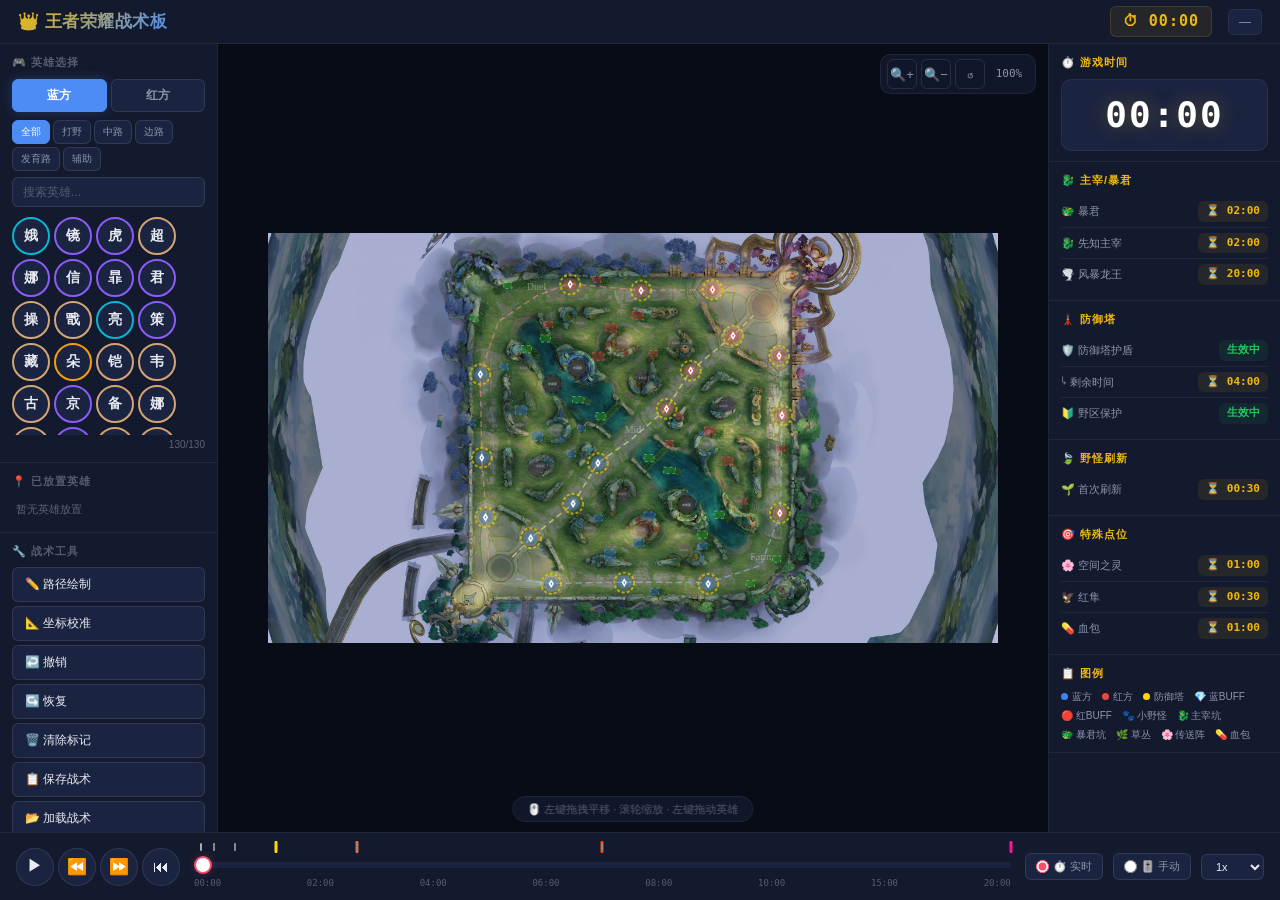
<file: index.html>
<!DOCTYPE html>
<html lang="zh-CN">
<head>
<meta charset="UTF-8">
<meta name="viewport" content="width=device-width, initial-scale=1.0">
<title>王者荣耀战术板</title>
<link rel="stylesheet" href="css/style.css">
</head>
<body>
  <!-- 顶部标题栏 -->
  <header id="header">
    <h1>👑 王者荣耀战术板</h1>
    <div id="header-info">
      <span id="game-time-display">⏱ 00:00</span>
      <span id="game-phase-display">—</span>
    </div>
  </header>

  <!-- 主布局：三栏 -->
  <div id="main-container">
    <!-- 左侧面板 -->
    <aside id="left-panel">
      <!-- 英雄面板 -->
      <section id="hero-section">
        <h3>🎮 英雄选择</h3>
        <div class="team-tabs">
          <button class="team-tab active" data-team="blue">蓝方</button>
          <button class="team-tab" data-team="red">红方</button>
        </div>
        <input type="text" id="hero-search" placeholder="搜索英雄...">
        <div id="hero-list"></div>
      </section>

      <!-- 已放置英雄 -->
      <section id="placed-heroes">
        <h3>📍 已放置英雄</h3>
        <div id="placed-list"></div>
      </section>

      <!-- 战术工具 -->
      <section id="tools-section">
        <h3>🔧 战术工具</h3>
        <button id="btn-path" class="tool-btn">✏️ 路径绘制</button>
        <button id="btn-calibrate" class="tool-btn">📐 坐标校准</button>
        <button id="btn-undo" class="tool-btn" title="Ctrl+Z">↩️ 撤销</button>
        <button id="btn-redo" class="tool-btn" title="Ctrl+Y">↪️ 恢复</button>
        <button id="btn-erase" class="tool-btn">🗑️ 清除标记</button>
        <button id="btn-save" class="tool-btn">📋 保存战术</button>
        <button id="btn-load" class="tool-btn">📂 加载战术</button>
        <input type="file" id="load-file" accept=".json" style="display:none">
      </section>
    </aside>

    <!-- 中间地图 -->
    <main id="map-area">
      <div id="map-controls">
        <button id="btn-zoom-in" title="放大">🔍+</button>
        <button id="btn-zoom-out" title="缩小">🔍−</button>
        <button id="btn-zoom-reset" title="重置视图">↺</button>
        <span id="zoom-level">100%</span>
      </div>
      <canvas id="map-canvas"></canvas>
      <div id="map-hint">🖱️ 左键拖拽平移 · 滚轮缩放 · 左键拖动英雄</div>
    </main>

    <!-- 右侧面板 -->
    <aside id="right-panel">
      <!-- 游戏时间 -->
      <section id="time-section">
        <h3>⏱️ 游戏时间</h3>
        <div id="time-display">00:00</div>
      </section>

      <!-- 主宰/暴君 -->
      <section id="dragon-section">
        <h3>🐉 主宰/暴君</h3>
        <div id="dragon-info"></div>
      </section>

      <!-- 防御塔 -->
      <section id="tower-section">
        <h3>🗼 防御塔</h3>
        <div id="tower-info"></div>
      </section>

      <!-- 野怪 -->
      <section id="jungle-section">
        <h3>🍃 野怪刷新</h3>
        <div id="jungle-info"></div>
      </section>

      <!-- 特殊点位 -->
      <section id="special-section">
        <h3>🎯 特殊点位</h3>
        <div id="special-info"></div>
      </section>

      <!-- 图例 -->
      <section id="legend-section">
        <h3>📋 图例</h3>
        <div id="legend"></div>
      </section>
    </aside>
  </div>

  <!-- 底部时间轴 -->
  <footer id="timeline-bar">
    <div class="timeline-controls">
      <button id="btn-play" title="开始/暂停">▶</button>
      <button id="btn-step-back" title="后退30秒">⏪</button>
      <button id="btn-step-fwd" title="前进30秒">⏩</button>
      <button id="btn-reset-time" title="归零">⏮</button>
    </div>

    <div class="timeline-slider-container">
      <div class="timeline-markers" id="timeline-markers"></div>
      <input type="range" id="timeline-slider" min="0" max="1200" value="0" step="1">
      <div class="timeline-labels" id="timeline-labels"></div>
    </div>

    <div class="timeline-settings">
      <label class="mode-label">
        <input type="radio" name="timeMode" value="realtime" checked> ⏱️ 实时
      </label>
      <label class="mode-label">
        <input type="radio" name="timeMode" value="manual"> 🎚️ 手动
      </label>
      <select id="speed-select">
        <option value="0.5">0.5x</option>
        <option value="1" selected>1x</option>
        <option value="2">2x</option>
        <option value="4">4x</option>
      </select>
    </div>
  </footer>

  <script src="js/gameData.js"></script>
  <script src="js/map.js"></script>
  <script src="js/minion.js"></script>
  <script src="js/markers.js"></script>
  <script src="js/heroPanel.js"></script>
  <script src="js/infoPanel.js"></script>
  <script src="js/timeline.js"></script>
  <script src="js/paths.js"></script>
  <script src="js/storage.js"></script>
  <script src="js/calibrate.js"></script>
  <script src="js/skills.js"></script>
  <script src="js/ai.js"></script>
  <script src="js/main.js"></script>
</body>
</html>
</file>
<file: css/style.css>
/* ============================================================
   Honor of Kings Tactics Board — UI Theme
   Dark esports aesthetic with glass morphism accents
   ============================================================ */

/* ----- Design Tokens ----- */
:root {
  --bg-deep: #080c16;
  --bg-base: #0d1322;
  --bg-surface: #131a2e;
  --bg-elevated: #1a2340;
  --bg-glass: rgba(19, 26, 46, 0.85);
  --border-subtle: rgba(255,255,255,0.06);
  --border-default: rgba(255,255,255,0.10);
  --border-active: rgba(255,255,255,0.18);
  --text-primary: #e8ecf2;
  --text-secondary: #8b95ad;
  --text-muted: #545d73;
  --accent-blue: #4d8cf5;
  --accent-blue-glow: rgba(77,140,245,0.25);
  --accent-red: #f54d6a;
  --accent-red-glow: rgba(245,77,106,0.25);
  --accent-gold: #f0b90b;
  --accent-gold-glow: rgba(240,185,11,0.25);
  --accent-green: #22c55e;
  --accent-cyan: #06b6d4;
  --accent-purple: #8b5cf6;
  --radius-sm: 6px;
  --radius-md: 10px;
  --radius-lg: 14px;
  --shadow-sm: 0 1px 2px rgba(0,0,0,0.3);
  --shadow-md: 0 4px 12px rgba(0,0,0,0.4);
  --shadow-lg: 0 8px 24px rgba(0,0,0,0.5);
  --transition: 0.2s cubic-bezier(0.4, 0, 0.2, 1);
  --font-mono: 'JetBrains Mono', 'Cascadia Code', 'Consolas', monospace;
  --font-cn: 'PingFang SC', 'Microsoft YaHei', 'Noto Sans SC', sans-serif;
}

/* ----- Reset & Base ----- */
*, *::before, *::after { margin:0; padding:0; box-sizing:border-box; }

html, body {
  width:100%; height:100%; overflow:hidden;
  font-family: var(--font-cn);
  font-size:13px; line-height:1.5;
  background: var(--bg-deep);
  color: var(--text-primary);
  -webkit-font-smoothing: antialiased;
}

/* ----- Scrollbar ----- */
::-webkit-scrollbar { width:4px; height:4px; }
::-webkit-scrollbar-track { background:transparent; }
::-webkit-scrollbar-thumb { background:var(--border-active); border-radius:2px; }
::-webkit-scrollbar-thumb:hover { background:var(--text-muted); }

/* ============================================================
   HEADER
   ============================================================ */
#header {
  display:flex; align-items:center; justify-content:space-between;
  height:44px; padding:0 18px; flex-shrink:0;
  background: var(--bg-surface);
  border-bottom:1px solid var(--border-subtle);
  backdrop-filter: blur(12px);
  -webkit-backdrop-filter: blur(12px);
  z-index:10;
}

#header h1 {
  font-size:17px; font-weight:700; letter-spacing:0.5px;
  background: linear-gradient(135deg, var(--accent-gold), var(--accent-blue));
  -webkit-background-clip:text; -webkit-text-fill-color:transparent;
  background-clip:text;
}

#header-info {
  display:flex; align-items:center; gap:16px; font-size:13px;
}

#game-time-display {
  font-weight:700; font-size:15px; color:var(--accent-gold);
  font-family:var(--font-mono); letter-spacing:1px;
  background:rgba(240,185,11,0.08); padding:3px 12px;
  border-radius:var(--radius-sm); border:1px solid rgba(240,185,11,0.15);
}

#game-phase-display {
  color:var(--text-secondary); font-size:12px;
  padding:3px 10px; border-radius:var(--radius-sm);
  background:var(--bg-elevated); border:1px solid var(--border-subtle);
}

/* ============================================================
   MAIN CONTAINER
   ============================================================ */
#main-container {
  display:flex; height:calc(100vh - 44px - 68px); gap:0;
}

/* ============================================================
   LEFT PANEL
   ============================================================ */
#left-panel {
  width:218px; min-width:218px; flex-shrink:0;
  background:var(--bg-surface);
  border-right:1px solid var(--border-subtle);
  display:flex; flex-direction:column;
  overflow-y:auto; overflow-x:hidden;
}

#left-panel section {
  padding:10px 12px;
  border-bottom:1px solid var(--border-subtle);
}

#left-panel h3 {
  font-size:11px; font-weight:600; text-transform:uppercase;
  letter-spacing:1px; color:var(--text-muted); margin-bottom:8px;
  display:flex; align-items:center; gap:6px;
}

/* -- Team Tabs -- */
.team-tabs { display:flex; gap:4px; margin-bottom:8px; }

.team-tab {
  flex:1; padding:7px 0; text-align:center;
  font-size:12px; font-weight:600; color:var(--text-secondary);
  background:var(--bg-elevated); border:1px solid var(--border-default);
  border-radius:var(--radius-sm); cursor:pointer;
  transition:var(--transition);
}
.team-tab:hover { background:var(--bg-glass); border-color:var(--border-active); }
.team-tab.active[data-team="blue"] {
  background:var(--accent-blue); color:#fff; border-color:var(--accent-blue);
  box-shadow:0 0 12px var(--accent-blue-glow);
}
.team-tab.active[data-team="red"] {
  background:var(--accent-red); color:#fff; border-color:var(--accent-red);
  box-shadow:0 0 12px var(--accent-red-glow);
}

/* -- Lane Filter -- */
#lane-filter { display:flex; flex-wrap:wrap; gap:3px; margin-bottom:6px; }
.lane-filter-btn {
  padding:4px 8px; font-size:10px; font-weight:500;
  background:var(--bg-elevated); border:1px solid var(--border-default);
  color:var(--text-secondary); border-radius:var(--radius-sm);
  cursor:pointer; transition:var(--transition);
}
.lane-filter-btn:hover { border-color:var(--accent-blue); color:var(--text-primary); }
.lane-filter-btn.active { background:var(--accent-blue); color:#fff; border-color:var(--accent-blue); }

/* -- Search -- */
#hero-search {
  width:100%; padding:7px 10px; font-size:12px;
  background:var(--bg-elevated); border:1px solid var(--border-default);
  color:var(--text-primary); border-radius:var(--radius-sm);
  outline:none; margin-bottom:8px; transition:var(--transition);
}
#hero-search:focus { border-color:var(--accent-blue); box-shadow:0 0 0 3px var(--accent-blue-glow); }
#hero-search::placeholder { color:var(--text-muted); }

/* -- Hero List -- */
#hero-list {
  display:flex; flex-wrap:wrap; gap:4px;
  max-height:220px; overflow-y:auto;
  padding:2px 0;
}

.hero-icon {
  width:38px; height:38px; border-radius:50%;
  background:var(--bg-elevated); border:2px solid var(--border-default);
  cursor:pointer; display:flex; align-items:center; justify-content:center;
  font-size:14px; font-weight:700; font-family:var(--font-cn);
  transition:var(--transition); user-select:none; position:relative;
  color:var(--text-primary);
}
.hero-icon:hover {
  border-color:var(--accent-blue); transform:scale(1.12);
  box-shadow:0 0 10px var(--accent-blue-glow); z-index:2;
}
.hero-icon:active { transform:scale(0.95); }
.hero-icon.dragging { opacity:0.5; transform:scale(0.9); }

.hero-icon.selected {
  border-color:var(--accent-gold) !important;
  box-shadow:0 0 14px var(--accent-gold-glow) !important;
  background:rgba(240,185,11,0.12);
}

.hero-icon .hero-tooltip {
  display:none; position:absolute; bottom:calc(100% + 6px); left:50%;
  transform:translateX(-50%); background:var(--bg-deep); color:var(--text-primary);
  padding:3px 8px; border-radius:var(--radius-sm); font-size:11px;
  white-space:nowrap; z-index:100; border:1px solid var(--border-active);
  box-shadow:var(--shadow-md); pointer-events:none;
}
.hero-icon:hover .hero-tooltip { display:block; }

/* -- Placed Heroes -- */
#placed-list {
  display:flex; flex-direction:column; gap:3px;
  max-height:160px; overflow-y:auto; font-size:11px;
}

.placed-entry {
  display:flex; align-items:center; gap:6px;
  padding:5px 8px; background:var(--bg-elevated);
  border-radius:var(--radius-sm); cursor:pointer; transition:var(--transition);
  border:1px solid transparent;
}
.placed-entry:hover { background:var(--bg-glass); border-color:var(--border-active); }
.placed-entry .remove-btn {
  margin-left:auto; cursor:pointer; color:var(--accent-red);
  font-weight:700; font-size:16px; opacity:0.6; transition:var(--transition);
}
.placed-entry .remove-btn:hover { opacity:1; }

/* -- Tool Buttons -- */
#tools-section .tool-btn {
  display:block; width:100%; padding:8px 12px; margin-bottom:4px;
  background:var(--bg-elevated); border:1px solid var(--border-default);
  color:var(--text-primary); border-radius:var(--radius-sm);
  cursor:pointer; font-size:12px; text-align:left; transition:var(--transition);
  font-family:var(--font-cn);
}
#tools-section .tool-btn:hover {
  background:var(--bg-glass); border-color:var(--accent-blue);
  box-shadow:0 0 8px var(--accent-blue-glow);
}
#tools-section .tool-btn.active {
  background:var(--accent-blue); border-color:var(--accent-blue); color:#fff;
  box-shadow:0 0 12px var(--accent-blue-glow);
}

/* ============================================================
   MAP AREA
   ============================================================ */
#map-area {
  flex:1; position:relative; background:var(--bg-deep); overflow:hidden;
}

#map-canvas { display:block; width:100%; height:100%; }

/* -- Map Controls -- */
#map-controls {
  position:absolute; top:10px; right:12px; z-index:10;
  display:flex; align-items:center; gap:4px;
  background:var(--bg-glass); backdrop-filter:blur(8px);
  -webkit-backdrop-filter:blur(8px);
  padding:4px 6px; border-radius:var(--radius-md);
  border:1px solid var(--border-subtle);
}
#map-controls button {
  width:30px; height:30px; background:transparent;
  border:1px solid var(--border-default); color:var(--text-secondary);
  border-radius:var(--radius-sm); cursor:pointer; font-size:13px;
  display:flex; align-items:center; justify-content:center;
  transition:var(--transition);
}
#map-controls button:hover { background:var(--bg-elevated); color:var(--text-primary); }
#zoom-level { font-size:11px; color:var(--text-secondary); min-width:40px; text-align:center; font-family:var(--font-mono); }

/* -- Map Hint -- */
#map-hint {
  position:absolute; bottom:10px; left:50%; transform:translateX(-50%);
  background:var(--bg-glass); backdrop-filter:blur(8px);
  -webkit-backdrop-filter:blur(8px);
  padding:4px 14px; border-radius:20px; font-size:11px;
  color:var(--text-muted); z-index:10; pointer-events:none;
  border:1px solid var(--border-subtle);
  white-space:nowrap;
}

/* ============================================================
   RIGHT PANEL
   ============================================================ */
#right-panel {
  width:232px; min-width:232px; flex-shrink:0;
  background:var(--bg-surface);
  border-left:1px solid var(--border-subtle);
  overflow-y:auto; overflow-x:hidden;
}

#right-panel section {
  padding:10px 12px; border-bottom:1px solid var(--border-subtle);
}

#right-panel h3 {
  font-size:11px; font-weight:600; text-transform:uppercase;
  letter-spacing:1px; color:var(--accent-gold); margin-bottom:8px;
  display:flex; align-items:center; gap:6px;
}

/* -- Time Display -- */
#time-display {
  font-size:36px; font-weight:700; color:#fff; text-align:center;
  font-family:var(--font-mono); letter-spacing:2px;
  padding:8px 0; background:var(--bg-elevated);
  border-radius:var(--radius-md); border:1px solid var(--border-subtle);
  text-shadow:0 0 20px rgba(240,185,11,0.3);
}

/* -- Info Rows -- */
.info-row {
  display:flex; justify-content:space-between; align-items:center;
  padding:5px 0; font-size:11px;
  border-bottom:1px solid var(--border-subtle);
}
.info-row:last-child { border-bottom:none; }
.info-row .label { color:var(--text-secondary); }
.info-row .value {
  font-weight:600; font-family:var(--font-mono); font-size:11px;
  padding:2px 8px; border-radius:var(--radius-sm);
}
.info-row .value.ready { color:var(--accent-green); background:rgba(34,197,94,0.08); }
.info-row .value.counting { color:var(--accent-gold); background:rgba(240,185,11,0.08); }
.info-row .value.expired { color:var(--text-muted); background:transparent; }
.info-row .value.danger { color:var(--accent-red); background:rgba(245,77,106,0.08); }

/* -- Legend -- */
#legend {
  display:flex; flex-wrap:wrap; gap:4px 10px; font-size:10px;
}
.legend-item { display:flex; align-items:center; gap:4px; color:var(--text-secondary); }
.legend-dot { width:7px; height:7px; border-radius:50%; display:inline-block; }

/* ============================================================
   TIMELINE
   ============================================================ */
#timeline-bar {
  height:68px; flex-shrink:0;
  background:var(--bg-surface); border-top:1px solid var(--border-subtle);
  display:flex; align-items:center; padding:0 16px; gap:14px;
}

/* -- Playback Controls -- */
.timeline-controls { display:flex; gap:4px; }
.timeline-controls button {
  width:38px; height:38px; background:var(--bg-elevated);
  border:1px solid var(--border-default); color:var(--text-primary);
  border-radius:50%; cursor:pointer; font-size:16px;
  display:flex; align-items:center; justify-content:center;
  transition:var(--transition);
}
.timeline-controls button:hover { background:var(--bg-glass); border-color:var(--accent-blue); }
#btn-play.playing { background:var(--accent-red); border-color:var(--accent-red); box-shadow:0 0 12px var(--accent-red-glow); }

/* -- Slider -- */
.timeline-slider-container { flex:1; position:relative; }

.timeline-markers { position:relative; height:8px; margin-bottom:3px; }
.timeline-marker {
  position:absolute; width:2px; height:8px; border-radius:1px; transform:translateX(-50%);
}
.timeline-marker.major { height:12px; width:3px; top:-2px; }

#timeline-slider {
  width:100%; height:6px; -webkit-appearance:none; appearance:none;
  background:var(--bg-elevated); border-radius:3px; outline:none; cursor:pointer;
}
#timeline-slider::-webkit-slider-thumb {
  -webkit-appearance:none; appearance:none;
  width:18px; height:18px; background:#fff;
  border-radius:50%; border:2px solid var(--accent-red);
  cursor:grab; box-shadow:0 0 8px var(--accent-red-glow);
}
#timeline-slider::-webkit-slider-thumb:active { cursor:grabbing; }

.timeline-labels {
  display:flex; justify-content:space-between;
  font-size:9px; color:var(--text-muted); margin-top:3px;
  font-family:var(--font-mono);
}

/* -- Settings -- */
.timeline-settings { display:flex; align-items:center; gap:10px; flex-shrink:0; }

.mode-label {
  font-size:11px; color:var(--text-secondary); cursor:pointer;
  display:flex; align-items:center; gap:4px;
  padding:4px 10px; border-radius:var(--radius-sm);
  background:var(--bg-elevated); border:1px solid var(--border-default);
  transition:var(--transition);
}
.mode-label:hover { border-color:var(--accent-blue); }
.mode-label input[type="radio"] { accent-color:var(--accent-red); }

#speed-select {
  padding:5px 10px; background:var(--bg-elevated);
  border:1px solid var(--border-default); color:var(--text-primary);
  border-radius:var(--radius-sm); font-size:11px; outline:none; cursor:pointer;
}
#speed-select:focus { border-color:var(--accent-blue); }

/* ============================================================
   CALIBRATION PANEL
   ============================================================ */
#calibrate-panel {
  padding:8px 10px; border-top:2px solid var(--accent-gold);
  background:rgba(240,185,11,0.04);
}
.cal-header { display:flex; justify-content:space-between; align-items:center; margin-bottom:6px; }
.cal-header h3 { font-size:12px; color:var(--accent-gold); margin:0; }
#cal-progress { font-size:11px; color:var(--text-muted); font-weight:700; font-family:var(--font-mono); }
.cal-info { font-size:11px; color:var(--text-secondary); margin-bottom:6px; }

.cal-list {
  max-height:220px; overflow-y:auto; display:flex; flex-direction:column; gap:2px; margin-bottom:6px;
}
.cal-item {
  display:flex; align-items:center; gap:6px; padding:5px 8px;
  background:var(--bg-elevated); border-radius:var(--radius-sm);
  cursor:pointer; font-size:11px; transition:var(--transition);
}
.cal-item:hover { background:var(--bg-glass); }
.cal-item.adjusted { border-left:3px solid; }
.cal-item.selected { background:rgba(240,185,11,0.1); box-shadow:0 0 8px var(--accent-gold-glow); }
.cal-icon { font-size:15px; width:22px; text-align:center; }
.cal-name { flex:1; color:var(--text-primary); white-space:nowrap; overflow:hidden; text-overflow:ellipsis; }
.cal-coord { color:var(--accent-gold); font-family:var(--font-mono); font-size:10px; }

.cal-actions { display:flex; gap:4px; margin-bottom:4px; }
.cal-actions button {
  flex:1; padding:6px 4px; background:var(--bg-elevated);
  border:1px solid var(--border-default); color:var(--text-primary);
  border-radius:var(--radius-sm); cursor:pointer; font-size:11px;
  transition:var(--transition);
}
.cal-actions button:hover { background:var(--bg-glass); border-color:var(--accent-blue); }

.cal-export { display:flex; gap:4px; }
.cal-export button {
  flex:1; padding:7px 0; background:var(--accent-gold); border:none;
  color:#000; border-radius:var(--radius-sm); cursor:pointer; font-weight:700; font-size:11px;
  transition:var(--transition);
}
.cal-export button:hover { filter:brightness(1.15); }

#btn-calibrate.active {
  background:var(--accent-gold) !important; border-color:var(--accent-gold) !important;
  color:#000 !important; font-weight:700;
}

/* ============================================================
   SKILL PANEL (inline in tools)
   ============================================================ */
#skill-options { margin-top:6px; }

.skill-type-btn {
  padding:5px 8px; font-size:11px; font-weight:500;
  background:var(--bg-elevated); border:1px solid var(--border-default);
  color:var(--text-secondary); border-radius:var(--radius-sm);
  cursor:pointer; transition:var(--transition); font-family:var(--font-cn);
}
.skill-type-btn:hover { border-color:var(--accent-blue); color:var(--text-primary); }
.skill-type-btn.active { background:var(--accent-blue); color:#fff; border-color:var(--accent-blue); }

#skill-label, #skill-color {
  background:var(--bg-elevated); border:1px solid var(--border-default);
  color:var(--text-primary); border-radius:var(--radius-sm); outline:none;
}
#skill-label { padding:5px 8px; font-size:11px; }
#skill-label:focus { border-color:var(--accent-blue); }
#skill-width { accent-color:var(--accent-blue); }

/* ============================================================
   HERO CONTEXT MENU
   ============================================================ */
#hero-context-menu {
  background:var(--bg-surface) !important;
  border:1px solid var(--border-active) !important;
  border-radius:var(--radius-md) !important;
  box-shadow:var(--shadow-lg) !important;
  overflow:hidden;
}
.ctx-item {
  padding:8px 16px !important; font-size:13px !important;
  transition:background 0.1s;
}

/* ============================================================
   MARKER DETAIL
   ============================================================ */
.marker-detail {
  background:var(--bg-elevated) !important;
  border-radius:var(--radius-md); border:1px solid var(--border-subtle);
}

.mk-btn {
  padding:3px 8px; font-size:10px; font-family:var(--font-cn);
  background:var(--bg-elevated); border:1px solid var(--border-default);
  color:var(--text-primary); border-radius:4px; cursor:pointer;
  transition:var(--transition);
}
.mk-btn:hover { border-color:var(--accent-blue); background:var(--bg-glass); }
.mk-btn.carry { color:var(--accent-gold); border-color:rgba(240,185,11,0.3); }
.mk-btn.carry:hover { background:rgba(240,185,11,0.1); }
.mk-btn.active { background:var(--accent-gold); color:#000; border-color:var(--accent-gold); }
.mk-btn.danger { color:var(--accent-red); }
.mk-btn.danger:hover { background:rgba(245,77,106,0.1); }

/* ============================================================
   RESPONSIVE
   ============================================================ */
@media (max-width:1200px) and (min-width:769px) {
  #left-panel { width:180px; min-width:180px; }
  #right-panel { width:200px; min-width:200px; }
  #left-panel h3, #right-panel h3 { font-size:10px; }
  #hero-list { max-height:160px; }
  .hero-icon { width:32px; height:32px; font-size:12px; }
  #time-display { font-size:28px; }
}
</file>
